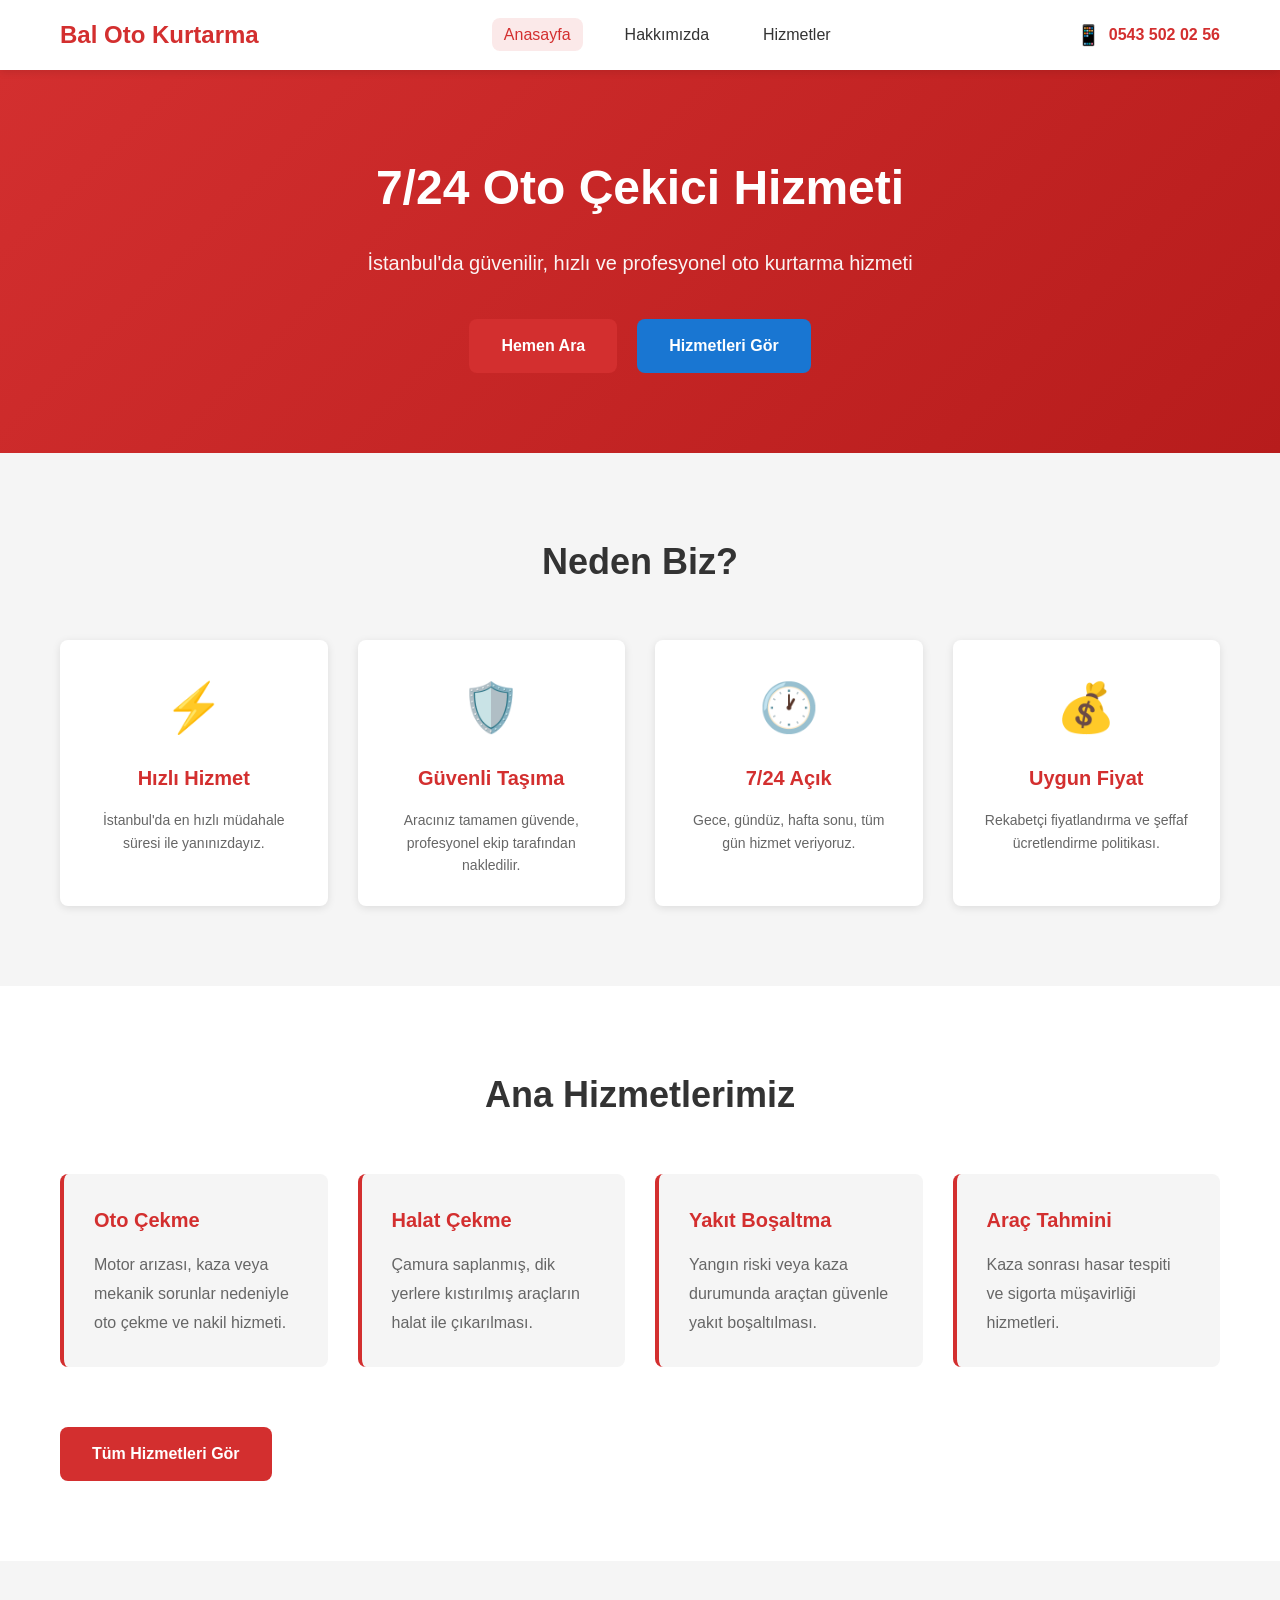
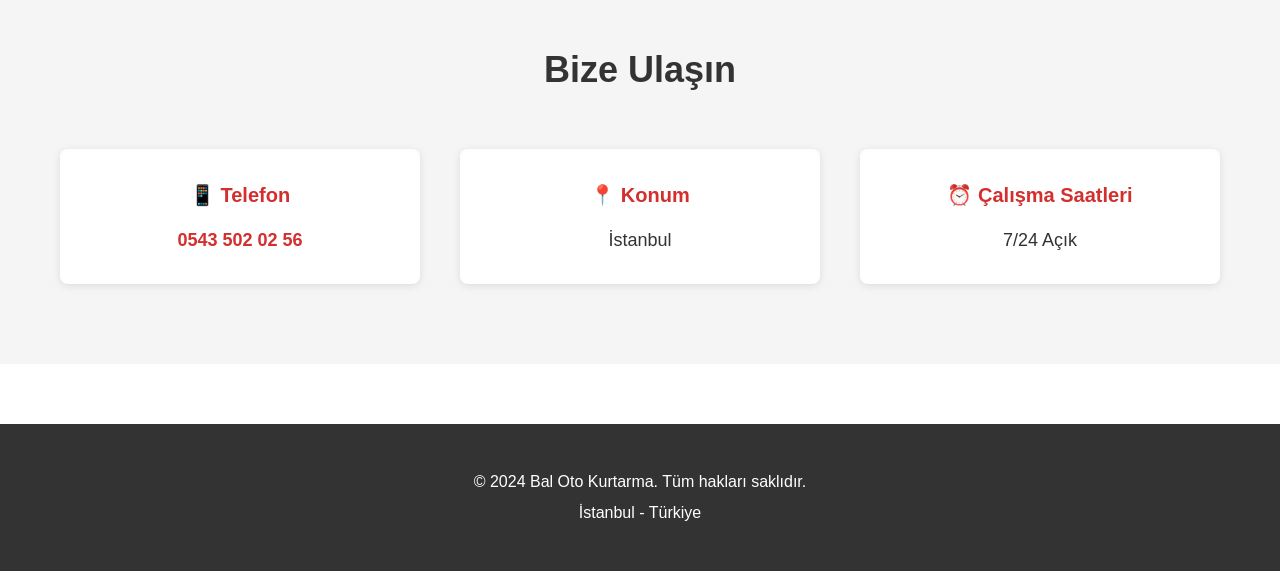
<file: index.html>
<!DOCTYPE html>
<html lang="tr">
<head>
    <meta charset="UTF-8">
    <meta name="viewport" content="width=device-width, initial-scale=1.0">
    <meta name="description" content="Bal Oto Kurtarma - İstanbul'da 7/24 oto çekici ve kurtarma hizmeti. Hızlı ve güvenilir hizmet.">
    <title>Bal Oto Kurtarma - Oto Çekici Hizmeti | İstanbul</title>
    <link rel="stylesheet" href="css/style.css">
    <!-- Google tag (gtag.js) -->
    <script async src="https://www.googletagmanager.com/gtag/js?id=AW-16663059937"></script>
    <script>
      window.dataLayer = window.dataLayer || [];
      function gtag(){dataLayer.push(arguments);}
      gtag('js', new Date());
      gtag('config', 'AW-16663059937');
    </script>
    <!-- Phone Conversion Tracking -->
    <script>
      gtag('config', 'AW-16663059937/4yt1CJ_t5YscEOG7yIk-', {
        'phone_conversion_number': '05435020256'
      });
    </script>
</head>
<body>
    <!-- Header/Navigation -->
    <header>
        <nav class="navbar">
            <div class="container">
                <div class="logo">
                    <h1>Bal Oto Kurtarma</h1>
                </div>
                <ul class="nav-links">
                    <li><a href="index.html" class="active">Anasayfa</a></li>
                    <li><a href="hakkimizda.html">Hakkımızda</a></li>
                    <li><a href="hizmetler.html">Hizmetler</a></li>
                </ul>
                <div class="phone-info">
                    <span class="phone-icon">📱</span>
                    <a href="tel:05435020256">0543 502 02 56</a>
                </div>
            </div>
        </nav>
    </header>

    <!-- Hero Section -->
    <section class="hero">
        <div class="container">
            <h2>7/24 Oto Çekici Hizmeti</h2>
            <p>İstanbul'da güvenilir, hızlı ve profesyonel oto kurtarma hizmeti</p>
            <div class="cta-buttons">
                <a href="tel:05435020256" class="btn btn-primary">Hemen Ara</a>
                <a href="hizmetler.html" class="btn btn-secondary">Hizmetleri Gör</a>
            </div>
        </div>
    </section>

    <!-- Features Section -->
    <section class="features">
        <div class="container">
            <h2>Neden Biz?</h2>
            <div class="feature-grid">
                <div class="feature-card">
                    <div class="feature-icon">⚡</div>
                    <h3>Hızlı Hizmet</h3>
                    <p>İstanbul'da en hızlı müdahale süresi ile yanınızdayız.</p>
                </div>
                <div class="feature-card">
                    <div class="feature-icon">🛡️</div>
                    <h3>Güvenli Taşıma</h3>
                    <p>Aracınız tamamen güvende, profesyonel ekip tarafından nakledilir.</p>
                </div>
                <div class="feature-card">
                    <div class="feature-icon">🕐</div>
                    <h3>7/24 Açık</h3>
                    <p>Gece, gündüz, hafta sonu, tüm gün hizmet veriyoruz.</p>
                </div>
                <div class="feature-card">
                    <div class="feature-icon">💰</div>
                    <h3>Uygun Fiyat</h3>
                    <p>Rekabetçi fiyatlandırma ve şeffaf ücretlendirme politikası.</p>
                </div>
            </div>
        </div>
    </section>

    <!-- Services Preview -->
    <section class="services-preview">
        <div class="container">
            <h2>Ana Hizmetlerimiz</h2>
            <div class="services-grid">
                <div class="service-item">
                    <h3>Oto Çekme</h3>
                    <p>Motor arızası, kaza veya mekanik sorunlar nedeniyle oto çekme ve nakil hizmeti.</p>
                </div>
                <div class="service-item">
                    <h3>Halat Çekme</h3>
                    <p>Çamura saplanmış, dik yerlere kıstırılmış araçların halat ile çıkarılması.</p>
                </div>
                <div class="service-item">
                    <h3>Yakıt Boşaltma</h3>
                    <p>Yangın riski veya kaza durumunda araçtan güvenle yakıt boşaltılması.</p>
                </div>
                <div class="service-item">
                    <h3>Araç Tahmini</h3>
                    <p>Kaza sonrası hasar tespiti ve sigorta müşavirliği hizmetleri.</p>
                </div>
            </div>
            <a href="hizmetler.html" class="btn btn-primary" style="margin-top: 30px;">Tüm Hizmetleri Gör</a>
        </div>
    </section>

    <!-- Contact Section -->
    <section class="contact-section">
        <div class="container">
            <h2>Bize Ulaşın</h2>
            <div class="contact-info">
                <div class="contact-item">
                    <h3>📱 Telefon</h3>
                    <p><a href="tel:05435020256">0543 502 02 56</a></p>
                </div>
                <div class="contact-item">
                    <h3>📍 Konum</h3>
                    <p>İstanbul</p>
                </div>
                <div class="contact-item">
                    <h3>⏰ Çalışma Saatleri</h3>
                    <p>7/24 Açık</p>
                </div>
            </div>
        </div>
    </section>

    <!-- Footer -->
    <footer>
        <div class="container">
            <p>&copy; 2024 Bal Oto Kurtarma. Tüm hakları saklıdır.</p>
            <p>İstanbul - Türkiye</p>
        </div>
    </footer>

    <script src="js/script.js"></script>
</body>
</html>
</file>
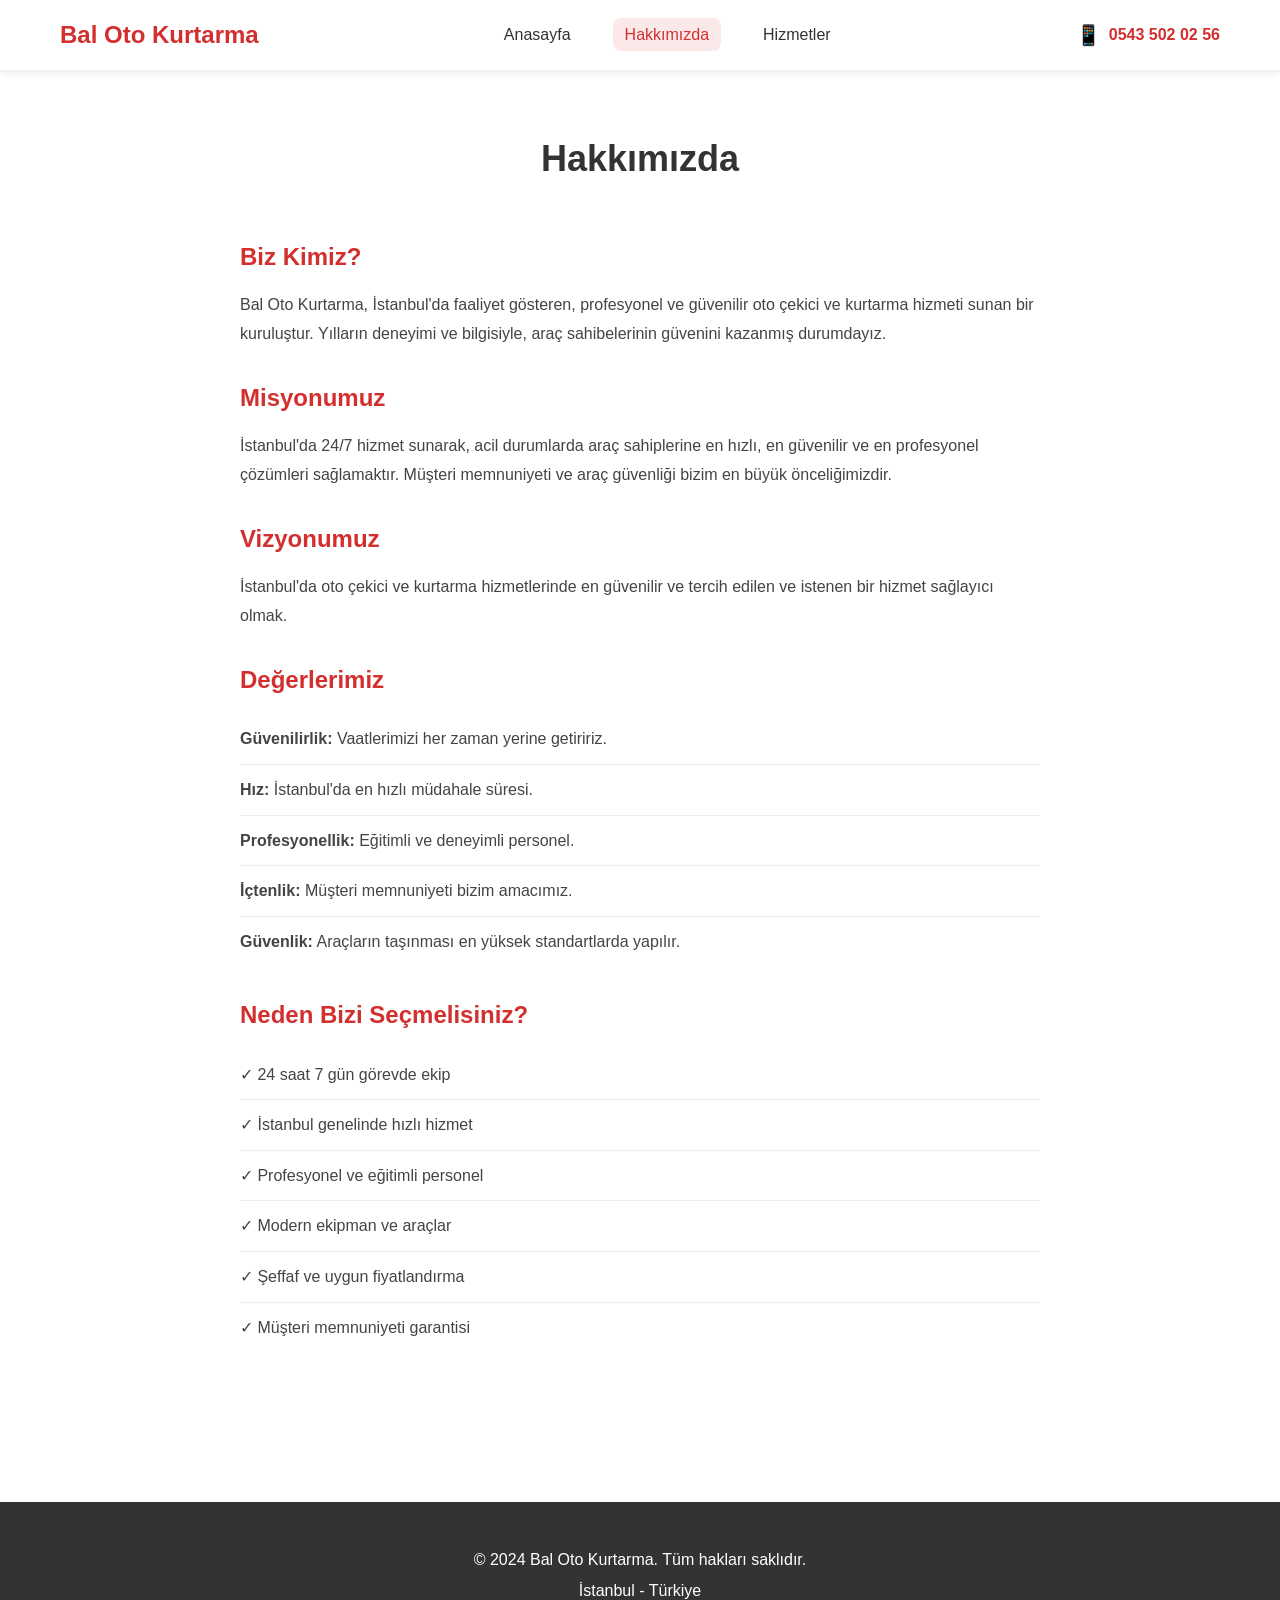
<file: hakkimizda.html>
<!DOCTYPE html>
<html lang="tr">
<head>
    <meta charset="UTF-8">
    <meta name="viewport" content="width=device-width, initial-scale=1.0">
    <meta name="description" content="Bal Oto Kurtarma hakkında bilgi. İstanbul'da yılların deneyimi ile hizmet veriyoruz.">
    <title>Hakkımızda - Bal Oto Kurtarma</title>
    <link rel="stylesheet" href="css/style.css">
    <!-- Google tag (gtag.js) -->
    <script async src="https://www.googletagmanager.com/gtag/js?id=AW-16663059937"></script>
    <script>
      window.dataLayer = window.dataLayer || [];
      function gtag(){dataLayer.push(arguments);}
      gtag('js', new Date());
      gtag('config', 'AW-16663059937');
    </script>
    <!-- Phone Conversion Tracking -->
    <script>
      gtag('config', 'AW-16663059937/4yt1CJ_t5YscEOG7yIk-', {
        'phone_conversion_number': '05435020256'
      });
    </script>
</head>
<body>
    <!-- Header/Navigation -->
    <header>
        <nav class="navbar">
            <div class="container">
                <div class="logo">
                    <h1>Bal Oto Kurtarma</h1>
                </div>
                <ul class="nav-links">
                    <li><a href="index.html">Anasayfa</a></li>
                    <li><a href="hakkimizda.html" class="active">Hakkımızda</a></li>
                    <li><a href="hizmetler.html">Hizmetler</a></li>
                </ul>
                <div class="phone-info">
                    <span class="phone-icon">📱</span>
                    <a href="tel:05435020256">0543 502 02 56</a>
                </div>
            </div>
        </nav>
    </header>

    <!-- About Section -->
    <section class="about-section">
        <div class="container">
            <h2>Hakkımızda</h2>
            
            <div class="about-content">
                <h3>Biz Kimiz?</h3>
                <p>
                    Bal Oto Kurtarma, İstanbul'da faaliyet gösteren, profesyonel ve güvenilir oto çekici ve kurtarma hizmeti sunan bir kuruluştur. 
                    Yılların deneyimi ve bilgisiyle, araç sahibelerinin güvenini kazanmış durumdayız.
                </p>

                <h3>Misyonumuz</h3>
                <p>
                    İstanbul'da 24/7 hizmet sunarak, acil durumlarda araç sahiplerine en hızlı, en güvenilir ve en profesyonel çözümleri sağlamaktır. 
                    Müşteri memnuniyeti ve araç güvenliği bizim en büyük önceliğimizdir.
                </p>

                <h3>Vizyonumuz</h3>
                <p>
                    İstanbul'da oto çekici ve kurtarma hizmetlerinde en güvenilir ve tercih edilen ve istenen bir hizmet sağlayıcı olmak.
                </p>

                <h3>Değerlerimiz</h3>
                <ul class="values-list">
                    <li><strong>Güvenilirlik:</strong> Vaatlerimizi her zaman yerine getiririz.</li>
                    <li><strong>Hız:</strong> İstanbul'da en hızlı müdahale süresi.</li>
                    <li><strong>Profesyonellik:</strong> Eğitimli ve deneyimli personel.</li>
                    <li><strong>İçtenlik:</strong> Müşteri memnuniyeti bizim amacımız.</li>
                    <li><strong>Güvenlik:</strong> Araçların taşınması en yüksek standartlarda yapılır.</li>
                </ul>

                <h3>Neden Bizi Seçmelisiniz?</h3>
                <ul class="reasons-list">
                    <li>✓ 24 saat 7 gün görevde ekip</li>
                    <li>✓ İstanbul genelinde hızlı hizmet</li>
                    <li>✓ Profesyonel ve eğitimli personel</li>
                    <li>✓ Modern ekipman ve araçlar</li>
                    <li>✓ Şeffaf ve uygun fiyatlandırma</li>
                    <li>✓ Müşteri memnuniyeti garantisi</li>
                </ul>
            </div>
        </div>
    </section>

    <!-- Footer -->
    <footer>
        <div class="container">
            <p>&copy; 2024 Bal Oto Kurtarma. Tüm hakları saklıdır.</p>
            <p>İstanbul - Türkiye</p>
        </div>
    </footer>

    <script src="js/script.js"></script>
</body>
</html>
</file>
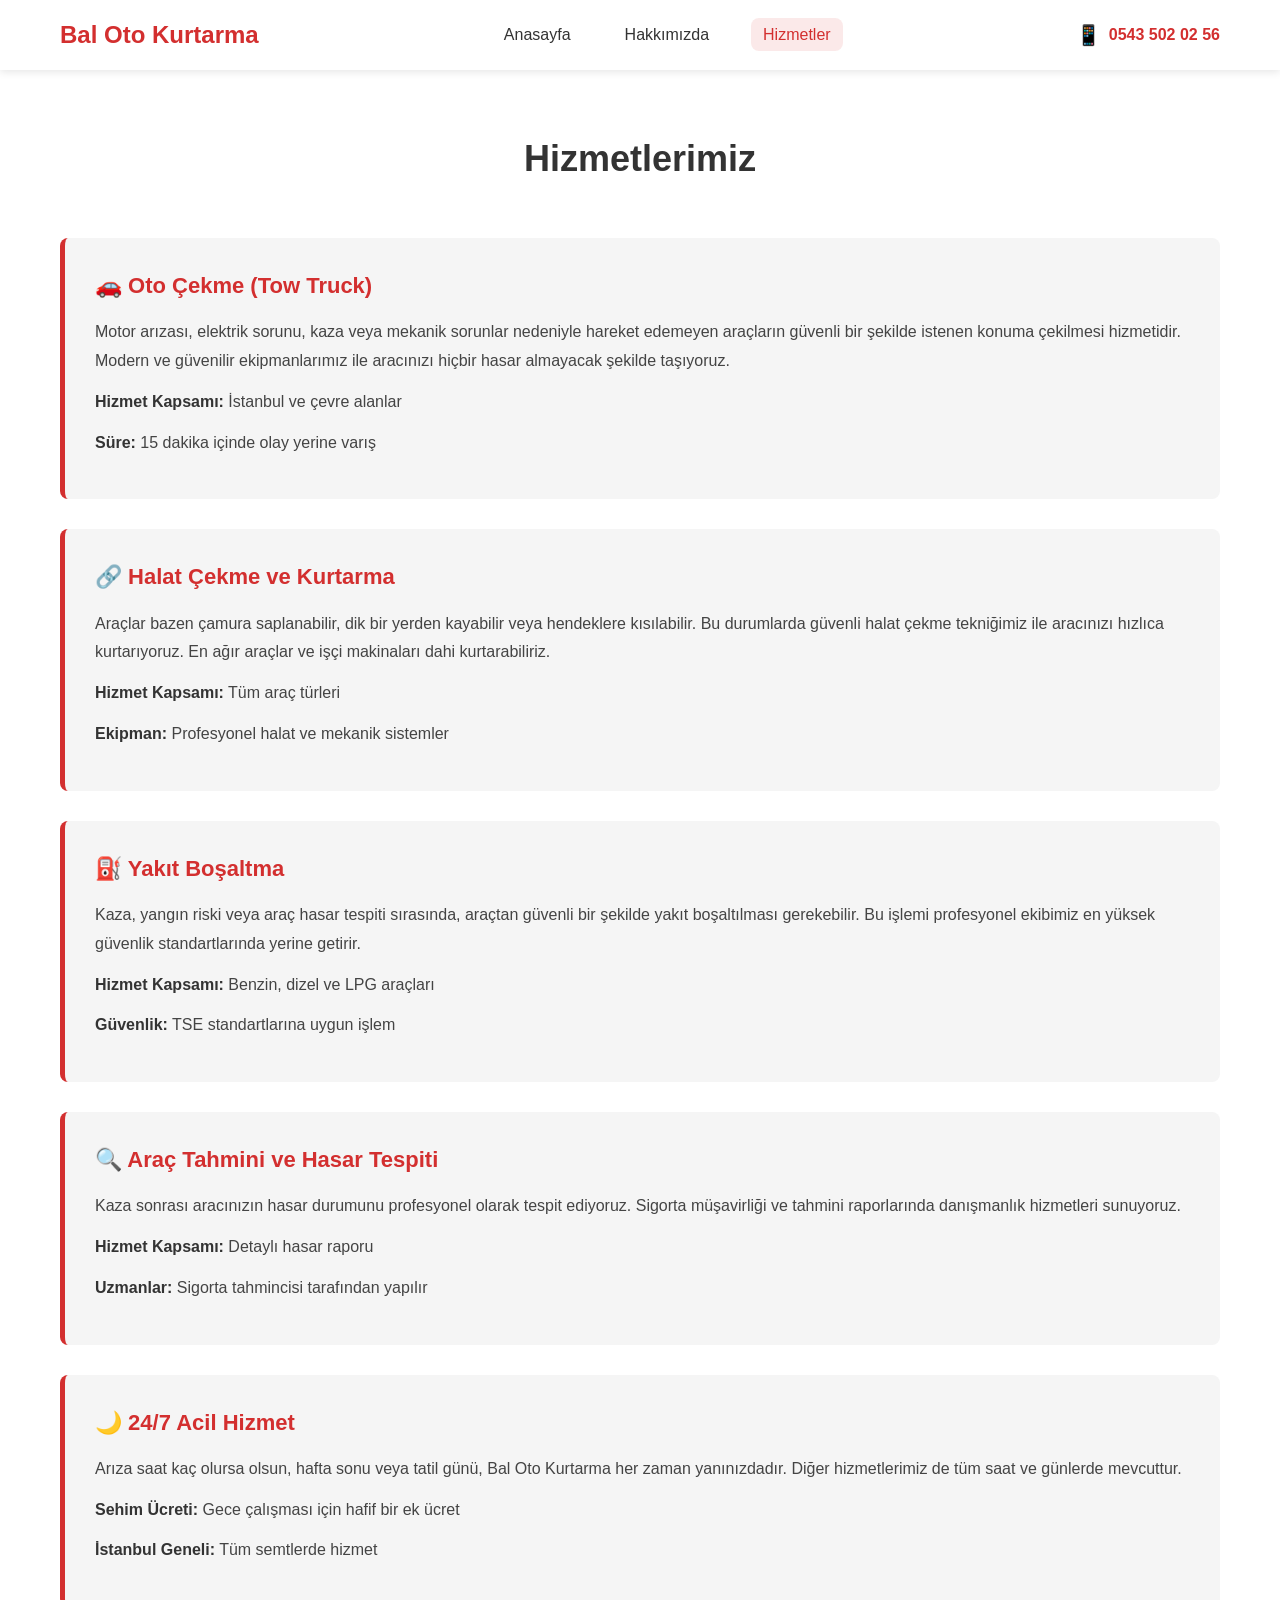
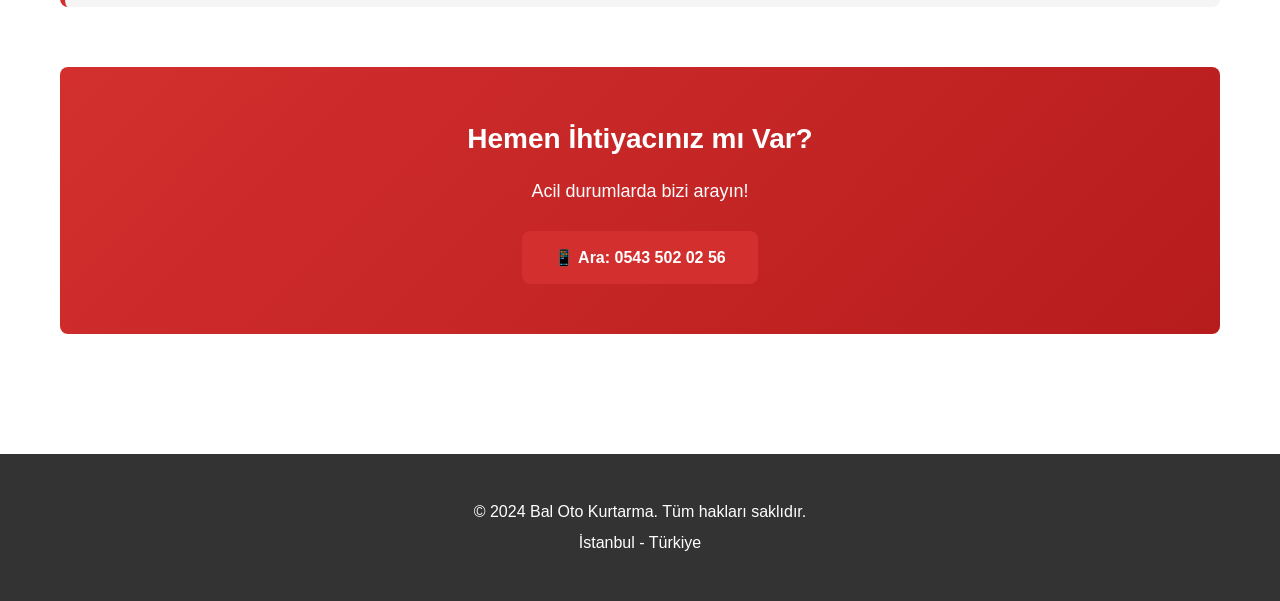
<file: hizmetler.html>
<!DOCTYPE html>
<html lang="tr">
<head>
    <meta charset="UTF-8">
    <meta name="viewport" content="width=device-width, initial-scale=1.0">
    <meta name="description" content="Bal Oto Kurtarma hizmetleri. Oto çekme, halat çekme, yakıt boşaltma ve daha fazlası.">
    <title>Hizmetler - Bal Oto Kurtarma</title>
    <link rel="stylesheet" href="css/style.css">
    <!-- Google tag (gtag.js) -->
    <script async src="https://www.googletagmanager.com/gtag/js?id=AW-16663059937"></script>
    <script>
      window.dataLayer = window.dataLayer || [];
      function gtag(){dataLayer.push(arguments);}
      gtag('js', new Date());
      gtag('config', 'AW-16663059937');
    </script>
    <!-- Phone Conversion Tracking -->
    <script>
      gtag('config', 'AW-16663059937/4yt1CJ_t5YscEOG7yIk-', {
        'phone_conversion_number': '05435020256'
      });
    </script>
</head>
<body>
    <!-- Header/Navigation -->
    <header>
        <nav class="navbar">
            <div class="container">
                <div class="logo">
                    <h1>Bal Oto Kurtarma</h1>
                </div>
                <ul class="nav-links">
                    <li><a href="index.html">Anasayfa</a></li>
                    <li><a href="hakkimizda.html">Hakkımızda</a></li>
                    <li><a href="hizmetler.html" class="active">Hizmetler</a></li>
                </ul>
                <div class="phone-info">
                    <span class="phone-icon">📱</span>
                    <a href="tel:05435020256">0543 502 02 56</a>
                </div>
            </div>
        </nav>
    </header>

    <!-- Services Section -->
    <section class="services-detailed">
        <div class="container">
            <h2>Hizmetlerimiz</h2>

            <div class="service-detail">
                <h3>🚗 Oto Çekme (Tow Truck)</h3>
                <p>
                    Motor arızası, elektrik sorunu, kaza veya mekanik sorunlar nedeniyle hareket edemeyen araçların güvenli bir şekilde 
                    istenen konuma çekilmesi hizmetidir. Modern ve güvenilir ekipmanlarımız ile aracınızı hiçbir hasar almayacak şekilde 
                    taşıyoruz.
                </p>
                <p><strong>Hizmet Kapsamı:</strong> İstanbul ve çevre alanlar</p>
                <p><strong>Süre:</strong> 15 dakika içinde olay yerine varış</p>
            </div>

            <div class="service-detail">
                <h3>🔗 Halat Çekme ve Kurtarma</h3>
                <p>
                    Araçlar bazen çamura saplanabilir, dik bir yerden kayabilir veya hendeklere kısılabilir. Bu durumlarda güvenli halat çekme 
                    tekniğimiz ile aracınızı hızlıca kurtarıyoruz. En ağır araçlar ve işçi makinaları dahi kurtarabiliriz.
                </p>
                <p><strong>Hizmet Kapsamı:</strong> Tüm araç türleri</p>
                <p><strong>Ekipman:</strong> Profesyonel halat ve mekanik sistemler</p>
            </div>

            <div class="service-detail">
                <h3>⛽ Yakıt Boşaltma</h3>
                <p>
                    Kaza, yangın riski veya araç hasar tespiti sırasında, araçtan güvenli bir şekilde yakıt boşaltılması gerekebilir. 
                    Bu işlemi profesyonel ekibimiz en yüksek güvenlik standartlarında yerine getirir.
                </p>
                <p><strong>Hizmet Kapsamı:</strong> Benzin, dizel ve LPG araçları</p>
                <p><strong>Güvenlik:</strong> TSE standartlarına uygun işlem</p>
            </div>

            <div class="service-detail">
                <h3>🔍 Araç Tahmini ve Hasar Tespiti</h3>
                <p>
                    Kaza sonrası aracınızın hasar durumunu profesyonel olarak tespit ediyoruz. Sigorta müşavirliği ve tahmini raporlarında 
                    danışmanlık hizmetleri sunuyoruz.
                </p>
                <p><strong>Hizmet Kapsamı:</strong> Detaylı hasar raporu</p>
                <p><strong>Uzmanlar:</strong> Sigorta tahmincisi tarafından yapılır</p>
            </div>

            <div class="service-detail">
                <h3>🌙 24/7 Acil Hizmet</h3>
                <p>
                    Arıza saat kaç olursa olsun, hafta sonu veya tatil günü, Bal Oto Kurtarma her zaman yanınızdadır. 
                    Diğer hizmetlerimiz de tüm saat ve günlerde mevcuttur.
                </p>
                <p><strong>Sehim Ücreti:</strong> Gece çalışması için hafif bir ek ücret</p>
                <p><strong>İstanbul Geneli:</strong> Tüm semtlerde hizmet</p>
            </div>

            <!-- CTA -->
            <div class="service-cta">
                <h3>Hemen İhtiyacınız mı Var?</h3>
                <p>Acil durumlarda bizi arayın!</p>
                <a href="tel:05435020256" class="btn btn-primary">📱 Ara: 0543 502 02 56</a>
            </div>
        </div>
    </section>

    <!-- Footer -->
    <footer>
        <div class="container">
            <p>&copy; 2024 Bal Oto Kurtarma. Tüm hakları saklıdır.</p>
            <p>İstanbul - Türkiye</p>
        </div>
    </footer>

    <script src="js/script.js"></script>
</body>
</html>
</file>
<file: css/style.css>
/* General Styles */
* {
    margin: 0;
    padding: 0;
    box-sizing: border-box;
}

:root {
    --primary-color: #d32f2f;
    --primary-dark: #b71c1c;
    --secondary-color: #1976d2;
    --text-color: #333;
    --light-bg: #f5f5f5;
    --white: #ffffff;
    --border-radius: 8px;
    --shadow: 0 2px 8px rgba(0, 0, 0, 0.1);
}

html {
    scroll-behavior: smooth;
}

body {
    font-family: 'Segoe UI', Tahoma, Geneva, Verdana, sans-serif;
    color: var(--text-color);
    line-height: 1.6;
    background-color: var(--white);
}

.container {
    max-width: 1200px;
    margin: 0 auto;
    padding: 0 20px;
}

/* Header & Navigation */
header {
    background-color: var(--white);
    box-shadow: var(--shadow);
    position: sticky;
    top: 0;
    z-index: 100;
}

.navbar {
    padding: 1rem 0;
}

.navbar .container {
    display: flex;
    justify-content: space-between;
    align-items: center;
}

.logo h1 {
    color: var(--primary-color);
    font-size: 24px;
    font-weight: 700;
}

.nav-links {
    display: flex;
    list-style: none;
    gap: 30px;
    flex: 1;
    justify-content: center;
}

.nav-links a {
    text-decoration: none;
    color: var(--text-color);
    font-weight: 500;
    transition: color 0.3s ease;
    padding: 8px 12px;
    border-radius: var(--border-radius);
}

.nav-links a:hover,
.nav-links a.active {
    color: var(--primary-color);
    background-color: rgba(211, 47, 47, 0.1);
}

.phone-info {
    display: flex;
    align-items: center;
    gap: 8px;
    white-space: nowrap;
}

.phone-icon {
    font-size: 20px;
}

.phone-info a {
    text-decoration: none;
    color: var(--primary-color);
    font-weight: 600;
    font-size: 16px;
}

.phone-info a:hover {
    text-decoration: underline;
}

/* Hero Section */
.hero {
    background: linear-gradient(135deg, var(--primary-color) 0%, var(--primary-dark) 100%);
    color: var(--white);
    padding: 80px 20px;
    text-align: center;
}

.hero h2 {
    font-size: 48px;
    margin-bottom: 20px;
    font-weight: 700;
}

.hero p {
    font-size: 20px;
    margin-bottom: 40px;
    opacity: 0.95;
}

.cta-buttons {
    display: flex;
    gap: 20px;
    justify-content: center;
    flex-wrap: wrap;
}

/* Buttons */
.btn {
    display: inline-block;
    padding: 14px 32px;
    border-radius: var(--border-radius);
    text-decoration: none;
    font-weight: 600;
    font-size: 16px;
    transition: all 0.3s ease;
    border: none;
    cursor: pointer;
}

.btn-primary {
    background-color: var(--primary-color);
    color: var(--white);
}

.btn-primary:hover {
    background-color: var(--primary-dark);
    transform: translateY(-2px);
    box-shadow: 0 4px 12px rgba(211, 47, 47, 0.3);
}

.btn-secondary {
    background-color: var(--secondary-color);
    color: var(--white);
}

.btn-secondary:hover {
    background-color: #1565c0;
    transform: translateY(-2px);
    box-shadow: 0 4px 12px rgba(25, 118, 210, 0.3);
}

/* Features Section */
.features {
    padding: 80px 20px;
    background-color: var(--light-bg);
}

.features h2 {
    text-align: center;
    font-size: 36px;
    margin-bottom: 50px;
    color: var(--text-color);
}

.feature-grid {
    display: grid;
    grid-template-columns: repeat(auto-fit, minmax(250px, 1fr));
    gap: 30px;
}

.feature-card {
    background-color: var(--white);
    padding: 30px;
    border-radius: var(--border-radius);
    text-align: center;
    box-shadow: var(--shadow);
    transition: transform 0.3s ease, box-shadow 0.3s ease;
}

.feature-card:hover {
    transform: translateY(-5px);
    box-shadow: 0 8px 16px rgba(0, 0, 0, 0.15);
}

.feature-icon {
    font-size: 48px;
    margin-bottom: 15px;
}

.feature-card h3 {
    font-size: 20px;
    margin-bottom: 15px;
    color: var(--primary-color);
}

.feature-card p {
    color: #666;
    font-size: 14px;
}

/* Services Preview */
.services-preview {
    padding: 80px 20px;
}

.services-preview h2 {
    text-align: center;
    font-size: 36px;
    margin-bottom: 50px;
}

.services-grid {
    display: grid;
    grid-template-columns: repeat(auto-fit, minmax(250px, 1fr));
    gap: 30px;
    margin-bottom: 30px;
}

.service-item {
    background-color: var(--light-bg);
    padding: 30px;
    border-left: 4px solid var(--primary-color);
    border-radius: var(--border-radius);
    transition: transform 0.3s ease;
}

.service-item:hover {
    transform: translateX(10px);
}

.service-item h3 {
    color: var(--primary-color);
    margin-bottom: 15px;
    font-size: 20px;
}

.service-item p {
    color: #666;
    line-height: 1.8;
}

/* Services Detailed */
.services-detailed {
    padding: 60px 20px;
}

.services-detailed h2 {
    font-size: 36px;
    margin-bottom: 50px;
    text-align: center;
}

.service-detail {
    background-color: var(--light-bg);
    padding: 30px;
    margin-bottom: 30px;
    border-radius: var(--border-radius);
    border-left: 5px solid var(--primary-color);
}

.service-detail h3 {
    color: var(--primary-color);
    font-size: 22px;
    margin-bottom: 15px;
}

.service-detail p {
    margin-bottom: 12px;
    color: #444;
    line-height: 1.8;
}

.service-detail strong {
    color: var(--text-color);
}

.service-cta {
    text-align: center;
    background: linear-gradient(135deg, var(--primary-color) 0%, var(--primary-dark) 100%);
    color: var(--white);
    padding: 50px 30px;
    border-radius: var(--border-radius);
    margin-top: 60px;
}

.service-cta h3 {
    font-size: 28px;
    margin-bottom: 15px;
    color: var(--white);
}

.service-cta p {
    font-size: 18px;
    margin-bottom: 25px;
}

/* Contact Section */
.contact-section {
    padding: 80px 20px;
    background-color: var(--light-bg);
}

.contact-section h2 {
    text-align: center;
    font-size: 36px;
    margin-bottom: 50px;
}

.contact-info {
    display: grid;
    grid-template-columns: repeat(auto-fit, minmax(250px, 1fr));
    gap: 40px;
}

.contact-item {
    background-color: var(--white);
    padding: 30px;
    text-align: center;
    border-radius: var(--border-radius);
    box-shadow: var(--shadow);
}

.contact-item h3 {
    color: var(--primary-color);
    margin-bottom: 15px;
    font-size: 20px;
}

.contact-item p {
    font-size: 18px;
    color: #333;
}

.contact-item a {
    color: var(--primary-color);
    text-decoration: none;
    font-weight: 600;
}

.contact-item a:hover {
    text-decoration: underline;
}

/* About Section */
.about-section {
    padding: 60px 20px;
}

.about-section h2 {
    font-size: 36px;
    text-align: center;
    margin-bottom: 50px;
}

.about-content {
    max-width: 800px;
    margin: 0 auto;
}

.about-content h3 {
    color: var(--primary-color);
    font-size: 24px;
    margin-top: 30px;
    margin-bottom: 15px;
}

.about-content p {
    line-height: 1.8;
    color: #444;
    margin-bottom: 20px;
}

.values-list,
.reasons-list {
    list-style: none;
    margin-bottom: 30px;
}

.values-list li,
.reasons-list li {
    padding: 12px 0;
    color: #444;
    line-height: 1.6;
    border-bottom: 1px solid #eee;
}

.values-list li:last-child,
.reasons-list li:last-child {
    border-bottom: none;
}

/* Footer */
footer {
    background-color: var(--text-color);
    color: var(--white);
    text-align: center;
    padding: 40px 20px;
    margin-top: 60px;
}

footer p {
    margin: 5px 0;
}

/* Responsive Design */
@media (max-width: 768px) {
    .navbar .container {
        flex-direction: column;
        gap: 20px;
    }

    .nav-links {
        gap: 15px;
        justify-content: center;
    }

    .hero h2 {
        font-size: 32px;
    }

    .hero p {
        font-size: 16px;
    }

    .cta-buttons {
        flex-direction: column;
    }

    .btn {
        width: 100%;
    }

    .features h2,
    .services-preview h2,
    .contact-section h2,
    .about-section h2,
    .services-detailed h2 {
        font-size: 28px;
    }

    .feature-grid,
    .services-grid,
    .contact-info {
        grid-template-columns: 1fr;
    }

    .phone-info {
        flex-direction: column;
        width: 100%;
        justify-content: center;
    }
}

@media (max-width: 480px) {
    .logo h1 {
        font-size: 18px;
    }

    .nav-links {
        gap: 10px;
        font-size: 14px;
    }

    .hero h2 {
        font-size: 24px;
    }

    .hero {
        padding: 40px 20px;
    }

    .features {
        padding: 40px 20px;
    }

    .services-preview {
        padding: 40px 20px;
    }

    .contact-section {
        padding: 40px 20px;
    }
}
</file>
